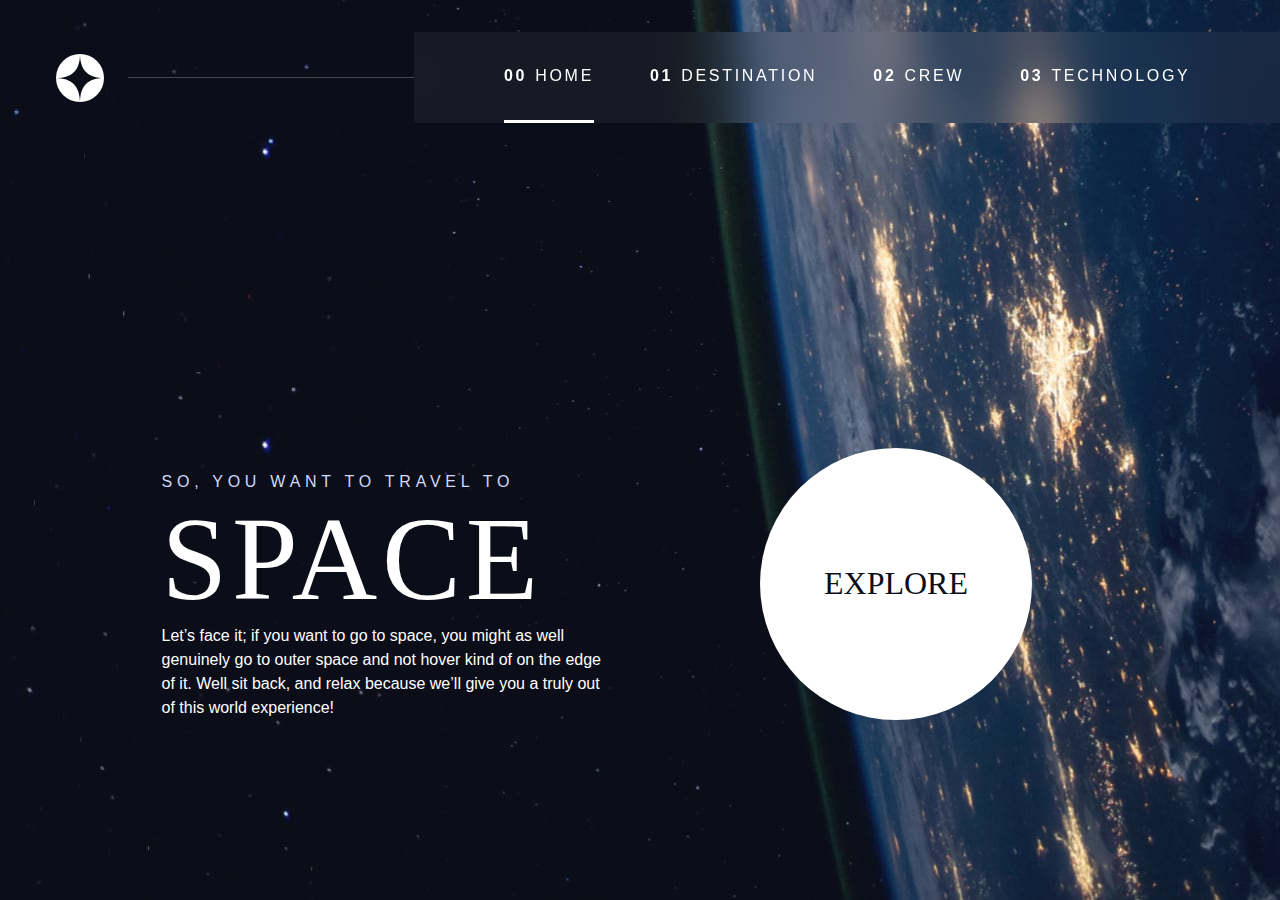
<file: index.html>
<!DOCTYPE html>
<html lang="en">
  <head>
    <meta charset="UTF-8" />
    <meta name="viewport" content="width=device-width, initial-scale=1.0" />
    <link rel="stylesheet" href="./index.css" />

    <link
      rel="icon"
      type="image/png"
      sizes="32x32"
      href="./assets/favicon-32x32.png"
    />
    <script src="navigation.js" defer></script>
    <script src="tabs.js" defer></script>

    <title>Frontend Mentor | Space tourism website</title>
  </head>
  <body class="home">
    <a class="skip-to-content" href="#main">Skip to content</a>
    <header class="primary-header flex">
      <div>
        <img
          src="./assets/shared/logo.svg"
          alt="space tourism logo"
          class="logo"
        />
      </div>
      <button class="mobile-nav-toggle" aria-controls="primary-navigation">
        <span class="sr-only" aria-expanded="false">Menu</span>
      </button>
      <nav>
        <ul
          id="primary-navigation"
          data-visible="false"
          class="primary-navigation underline-indicators flex"
        >
          <li class="active">
            <a
              class="ff-sans-cond uppercase text-white letter-spacing-2"
              href="index.html"
              ><span aria-hidden="true">00</span>Home</a
            >
          </li>
          <li>
            <a
              class="ff-sans-cond uppercase text-white letter-spacing-2"
              href="destination.html"
              ><span aria-hidden="true">01</span>Destination</a
            >
          </li>
          <li>
            <a
              class="ff-sans-cond uppercase text-white letter-spacing-2"
              href="crew.html"
              ><span aria-hidden="true">02</span>Crew</a
            >
          </li>
          <li>
            <a
              class="ff-sans-cond uppercase text-white letter-spacing-2"
              href="technology.html"
              ><span aria-hidden="true">03</span>Technology</a
            >
          </li>
        </ul>
      </nav>
    </header>

    <main id="main" class="grid-container grid-container--home">
      <div>
        <h1 class="text-accent fs-500 ff-sans-cond uppercase letter-spacing-1">
          So, you want to travel to
          <span class="d-block fs-900 ff-serif text-white">Space</span>
        </h1>
        <p>
          Let’s face it; if you want to go to space, you might as well genuinely
          go to outer space and not hover kind of on the edge of it. Well sit
          back, and relax because we’ll give you a truly out of this world
          experience!
        </p>
      </div>
      <div>
        <a
          href="destination.html"
          class="large-button uppercase ff-serif fs-600 text-dark bg-white"
          >Explore</a
        >
      </div>
    </main>
  </body>
</html>
</file>
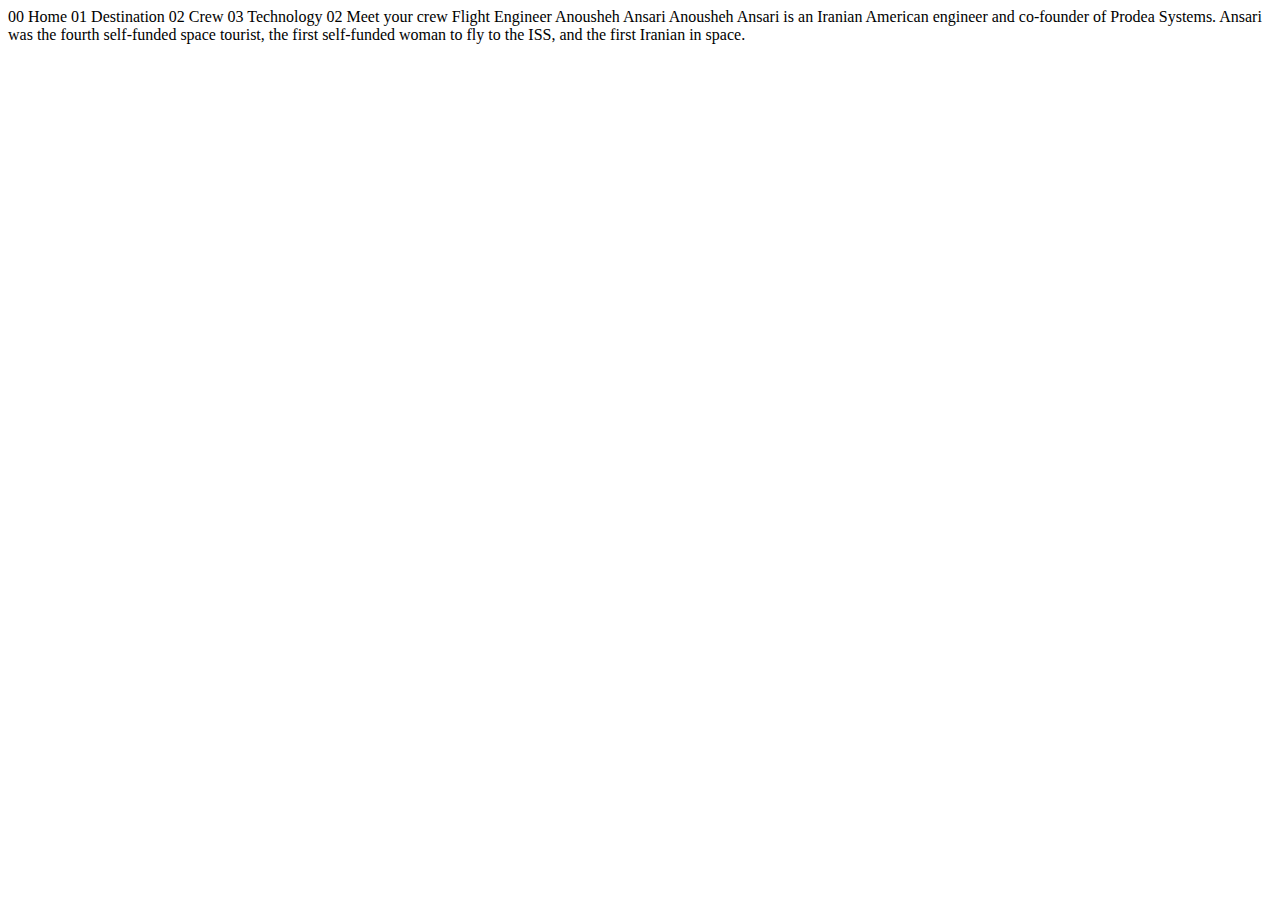
<file: crew-engineer.html>
<!DOCTYPE html>
<html lang="en">
<head>
  <meta charset="UTF-8">
  <meta name="viewport" content="width=device-width, initial-scale=1.0">

  <link rel="icon" type="image/png" sizes="32x32" href="./assets/favicon-32x32.png">
  
  <title>Frontend Mentor | Space tourism website</title>
</head>
<body>

  00 Home
  01 Destination
  02 Crew
  03 Technology

  02 Meet your crew

  Flight Engineer
  Anousheh Ansari

  Anousheh Ansari is an Iranian American engineer and co-founder of Prodea Systems. 
  Ansari was the fourth self-funded space tourist, the first self-funded woman to 
  fly to the ISS, and the first Iranian in space. 
</body>
</html>
</file>
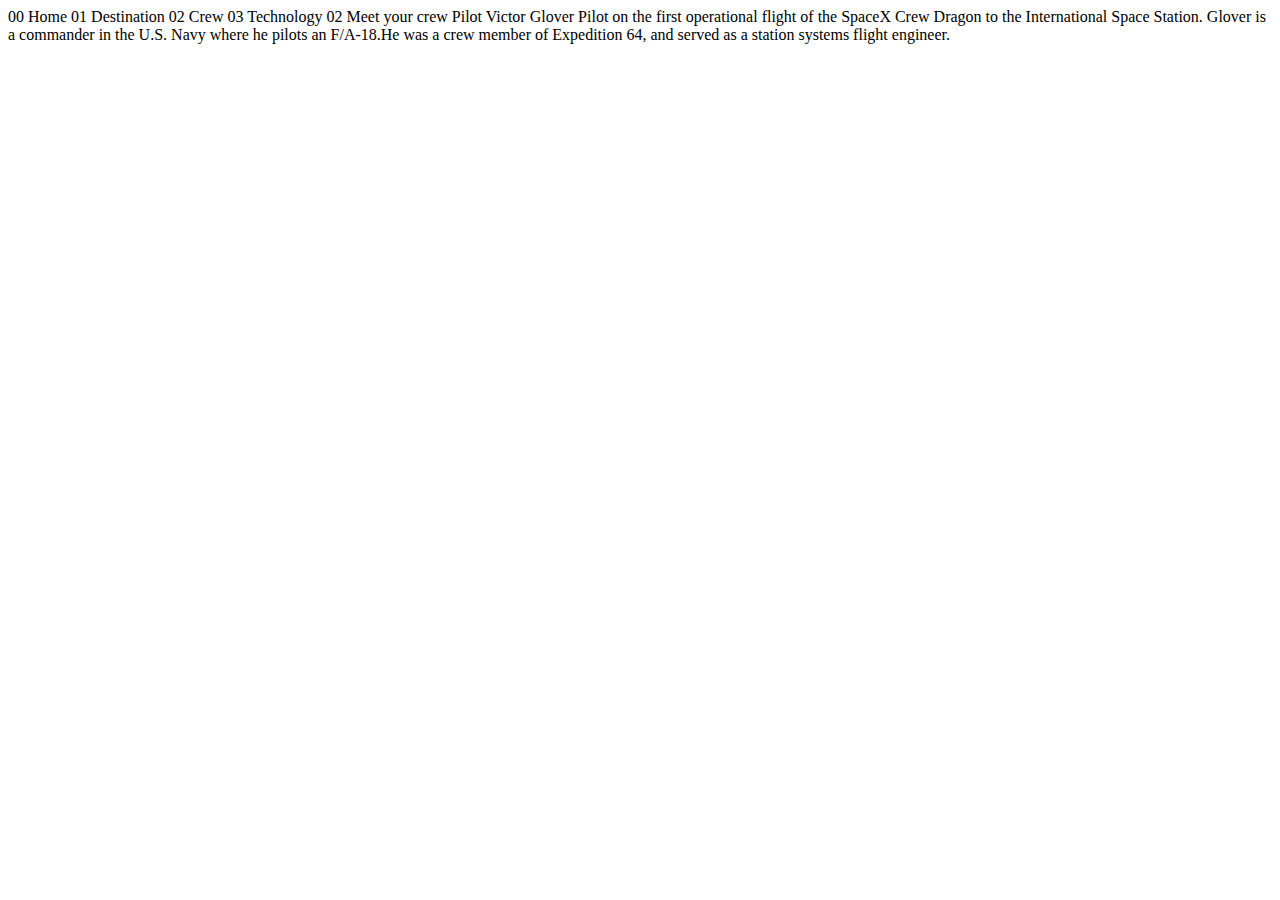
<file: crew-pilot.html>
<!DOCTYPE html>
<html lang="en">
<head>
  <meta charset="UTF-8">
  <meta name="viewport" content="width=device-width, initial-scale=1.0">

  <link rel="icon" type="image/png" sizes="32x32" href="./assets/favicon-32x32.png">
  
  <title>Frontend Mentor | Space tourism website</title>
</head>
<body>

  00 Home
  01 Destination
  02 Crew
  03 Technology

  02 Meet your crew

  Pilot
  Victor Glover

  Pilot on the first operational flight of the SpaceX Crew Dragon to the 
  International Space Station. Glover is a commander in the U.S. Navy where 
  he pilots an F/A-18.He was a crew member of Expedition 64, and served as a 
  station systems flight engineer. 
</body>
</html>
</file>
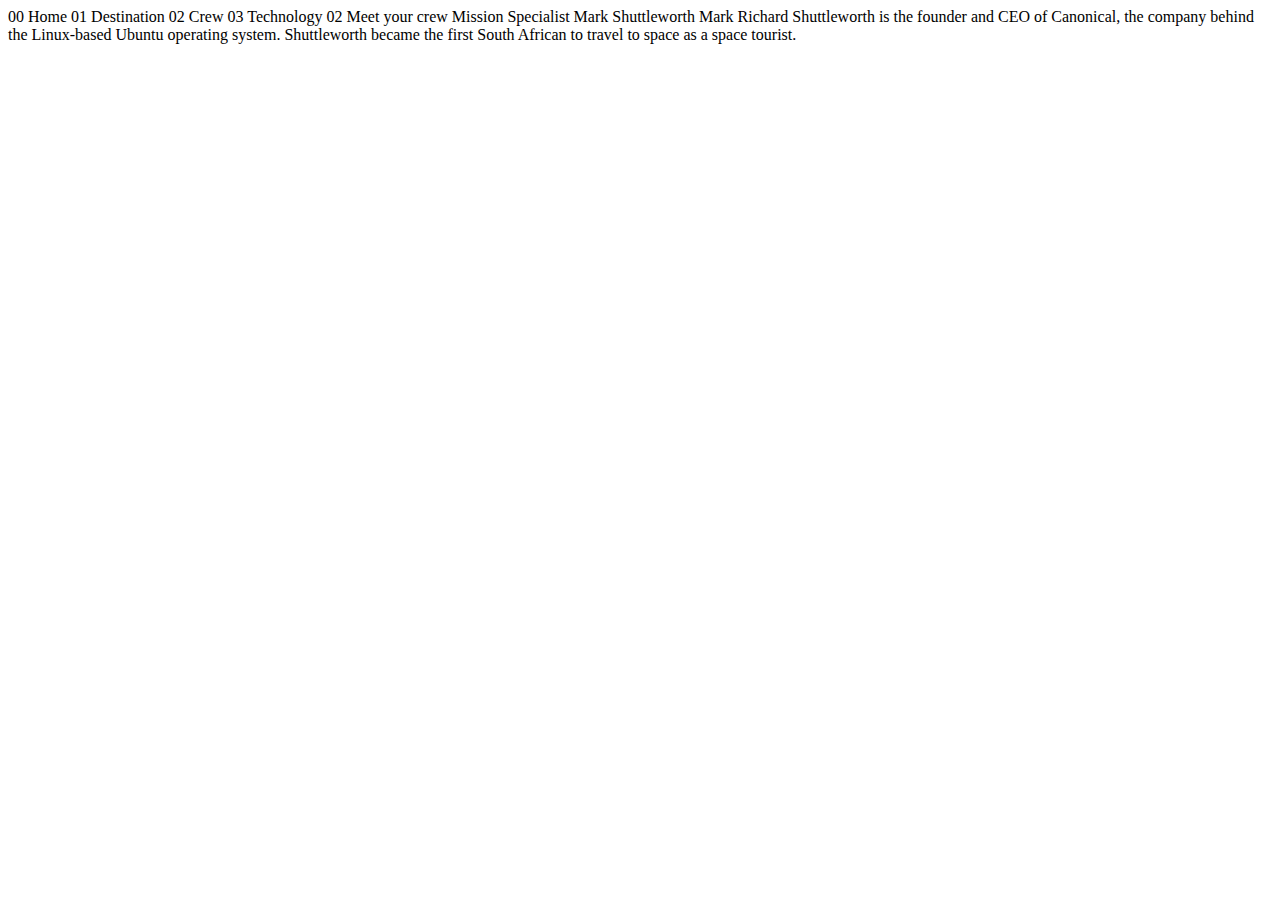
<file: crew-specialist.html>
<!DOCTYPE html>
<html lang="en">
<head>
  <meta charset="UTF-8">
  <meta name="viewport" content="width=device-width, initial-scale=1.0">

  <link rel="icon" type="image/png" sizes="32x32" href="./assets/favicon-32x32.png">
  
  <title>Frontend Mentor | Space tourism website</title>
</head>
<body>

  00 Home
  01 Destination
  02 Crew
  03 Technology

  02 Meet your crew

  Mission Specialist
  Mark Shuttleworth

  Mark Richard Shuttleworth is the founder and CEO of Canonical, the company behind 
  the Linux-based Ubuntu operating system. Shuttleworth became the first South 
  African to travel to space as a space tourist.
</body>
</html>
</file>
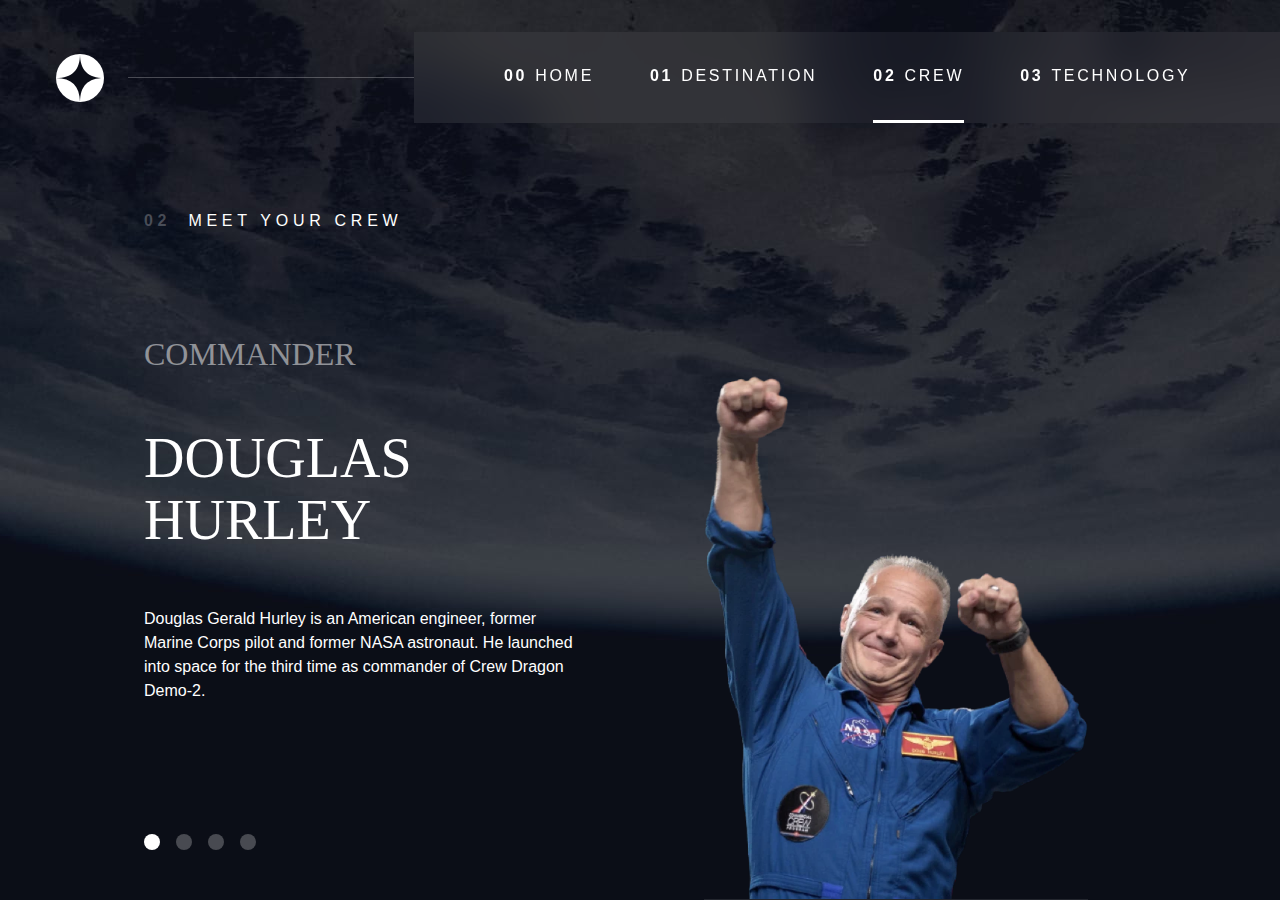
<file: crew.html>
<!DOCTYPE html>
<html lang="en">
  <head>
    <meta charset="UTF-8" />
    <meta name="viewport" content="width=device-width, initial-scale=1.0" />
    <link rel="stylesheet" href="./index.css" />

    <link
      rel="icon"
      type="image/png"
      sizes="32x32"
      href="./assets/favicon-32x32.png"
    />

    <script src="navigation.js" defer></script>
    <script src="tabs.js" defer></script>

    <title>Frontend Mentor | Space tourism website</title>
  </head>

  <body class="crew">
    <a class="skip-to-content" href="#main">Skip to content</a>
    <header class="primary-header flex">
      <div>
        <img
          src="./assets/shared/logo.svg"
          alt="space tourism logo"
          class="logo"
        />
      </div>
      <button class="mobile-nav-toggle" aria-controls="primary-navigation">
        <span class="sr-only" aria-expanded="false">Menu</span>
      </button>
      <nav>
        <ul
          id="primary-navigation"
          data-visible="false"
          class="primary-navigation underline-indicators flex"
        >
          <li>
            <a
              class="ff-sans-cond uppercase text-white letter-spacing-2"
              href="index.html"
              ><span aria-hidden="true">00</span>Home</a
            >
          </li>
          <li>
            <a
              class="ff-sans-cond uppercase text-white letter-spacing-2"
              href="destination.html"
              ><span aria-hidden="true">01</span>Destination</a
            >
          </li>
          <li class="active">
            <a
              class="ff-sans-cond uppercase text-white letter-spacing-2"
              href="crew.html"
              ><span aria-hidden="true">02</span>Crew</a
            >
          </li>
          <li>
            <a
              class="ff-sans-cond uppercase text-white letter-spacing-2"
              href="technology.html"
              ><span aria-hidden="true">03</span>Technology</a
            >
          </li>
        </ul>
      </nav>
    </header>

    <main id="main" class="grid-container grid-container--crew flow">
      <h1 class="numbered-title">
        <span aria-hidden="true">02</span> Meet your crew
      </h1>
      <div
        class="dot-indicators flex"
        role="tablist"
        aria-label="crew member list"
      >
        <button
          aria-selected="true"
          aria-controls="commander-tab"
          data-image="commander-image"
          role="tab"
          tabindex="0"
        >
          <span class="sr-only">The commander</span>
        </button>
        <button
          aria-selected="false"
          aria-controls="mission-tab"
          data-image="mission-image"
          role="tab"
          tabindex="-1"
        >
          <span class="sr-only">The mission specailist</span>
        </button>
        <button
          aria-selected="false"
          aria-controls="pilot-tab"
          data-image="pilot-image"
          role="tab"
          tabindex="-1"
        >
          <span class="sr-only">The pilot</span>
        </button>
        <button
          aria-selected="false"
          aria-controls="crew-tab"
          data-image="crew-image"
          role="tab"
          tabindex="-1"
        >
          <span class="sr-only">The crew engineer</span>
        </button>
      </div>

      <!-- commander -->

      <article
        class="crew-details flow"
        id="commander-tab"
        role="tabpanel"
        tabindex="0"
      >
        <h2 class="fs-600 ff-serif uppercase">Commander</h2>
        <br />
        <p class="fs-700 uppercase ff-serif">Douglas Hurley</p>
        <br />
        <p>
          Douglas Gerald Hurley is an American engineer, former Marine Corps
          pilot and former NASA astronaut. He launched into space for the third
          time as commander of Crew Dragon Demo-2.
        </p>
      </article>

      <!-- mission specialist-->

      <article
        hidden
        class="crew-details flow"
        id="mission-tab"
        role="tabpanel"
        tabindex="0"
      >
        <h2 class="fs-600 ff-serif uppercase">Mission Specialist</h2>
        <br />
        <p class="fs-700 uppercase ff-serif">Mark Shuttleworth</p>
        <br />
        <p>
          Mark Richard Shuttleworth is the founder and CEO of Canonical, the
          company behind the Linux-based Ubuntu operating system. Shuttleworth
          became the first South African to travel to space as a space tourist.
        </p>
      </article>

      <!-- pilot -->

      <article
        hidden
        class="crew-details flow"
        id="pilot-tab"
        role="tabpanel"
        tabindex="0"
      >
        <h2 class="fs-600 ff-serif uppercase">Pilot</h2>
        <br />
        <p class="fs-700 uppercase ff-serif">Victor Glover</p>
        <br />
        <p>
          Pilot on the first operational flight of the SpaceX Crew Dragon to the
          International Space Station. Glover is a commander in the U.S. Navy
          where he pilots an F/A-18.He was a crew member of Expedition 64, and
          served as a station systems flight engineer.
        </p>
      </article>

      <!-- engineer -->

      <article
        hidden
        class="crew-details flow"
        id="crew-tab"
        role="tabpanel"
        tabindex="0"
      >
        <h2 class="fs-600 ff-serif uppercase">Flight Engineer</h2>
        <br />
        <p class="fs-700 uppercase ff-serif">Anousheh Ansari</p>
        <br />
        <p>
          Anousheh Ansari is an Iranian American engineer and co-founder of
          Prodea Systems. Ansari was the fourth self-funded space tourist, the
          first self-funded woman to fly to the ISS, and the first Iranian in
          space.
        </p>
      </article>

      <!-- picture -->

      <picture id="commander-image">
        <source
          srcset="assets/crew/image-douglas-hurley.webp"
          type="image/webp"
        />
        <img src="assets/crew/image-douglas-hurley.png" alt="Douglas Hurley" />
      </picture>

      <picture hidden id="mission-image">
        <source
          srcset="assets/crew/image-mark-shuttleworth.webp"
          type="image/webp"
        />
        <img
          src="assets/crew/image-mark-shuttleworth.png"
          alt="Mark Shuttleworth"
        />
      </picture>

      <picture hidden id="pilot-image">
        <source
          srcset="assets/crew/image-victor-glover.webp"
          type="image/webp"
        />
        <img src="assets/crew/image-victor-glover.png" alt="Victor Glover" />
      </picture>

      <picture hidden id="crew-image">
        <source
          srcset="assets/crew/image-anousheh-ansari.webp"
          type="image/webp"
        />
        <img
          src="assets/crew/image-anousheh-ansari.png"
          alt="Anousheh Ansari"
        />
      </picture>
    </main>
  </body>
</html>
</file>
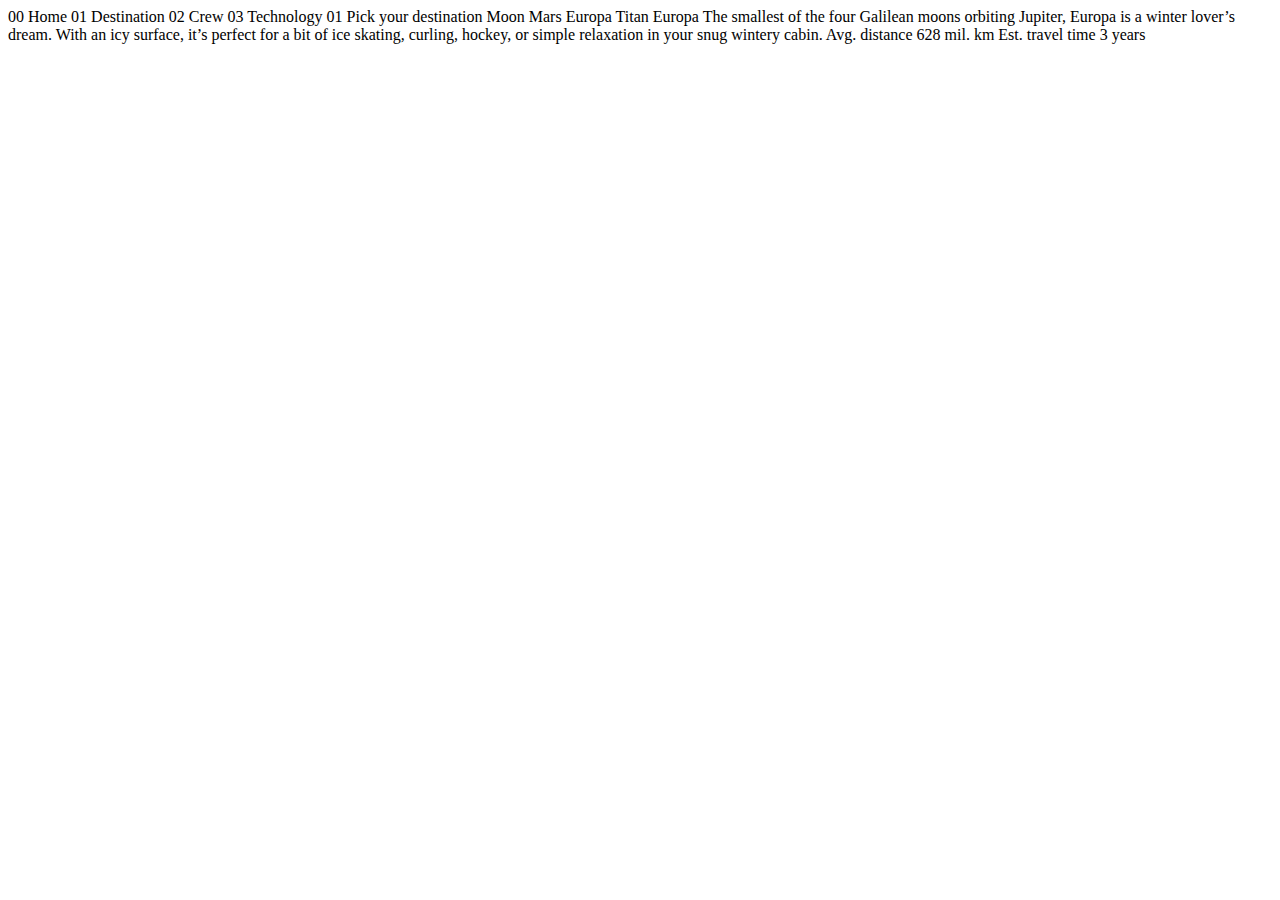
<file: destination-europa.html>
<!DOCTYPE html>
<html lang="en">
<head>
  <meta charset="UTF-8">
  <meta name="viewport" content="width=device-width, initial-scale=1.0">

  <link rel="icon" type="image/png" sizes="32x32" href="./assets/favicon-32x32.png">
  
  <title>Frontend Mentor | Space tourism website</title>
</head>
<body>

  00 Home
  01 Destination
  02 Crew
  03 Technology

  01 Pick your destination

  Moon
  Mars
  Europa
  Titan

  Europa

  The smallest of the four Galilean moons orbiting Jupiter, Europa is a 
  winter lover’s dream. With an icy surface, it’s perfect for a bit of 
  ice skating, curling, hockey, or simple relaxation in your snug 
  wintery cabin.

  Avg. distance
  628 mil. km

  Est. travel time
  3 years
</body>
</html>
</file>
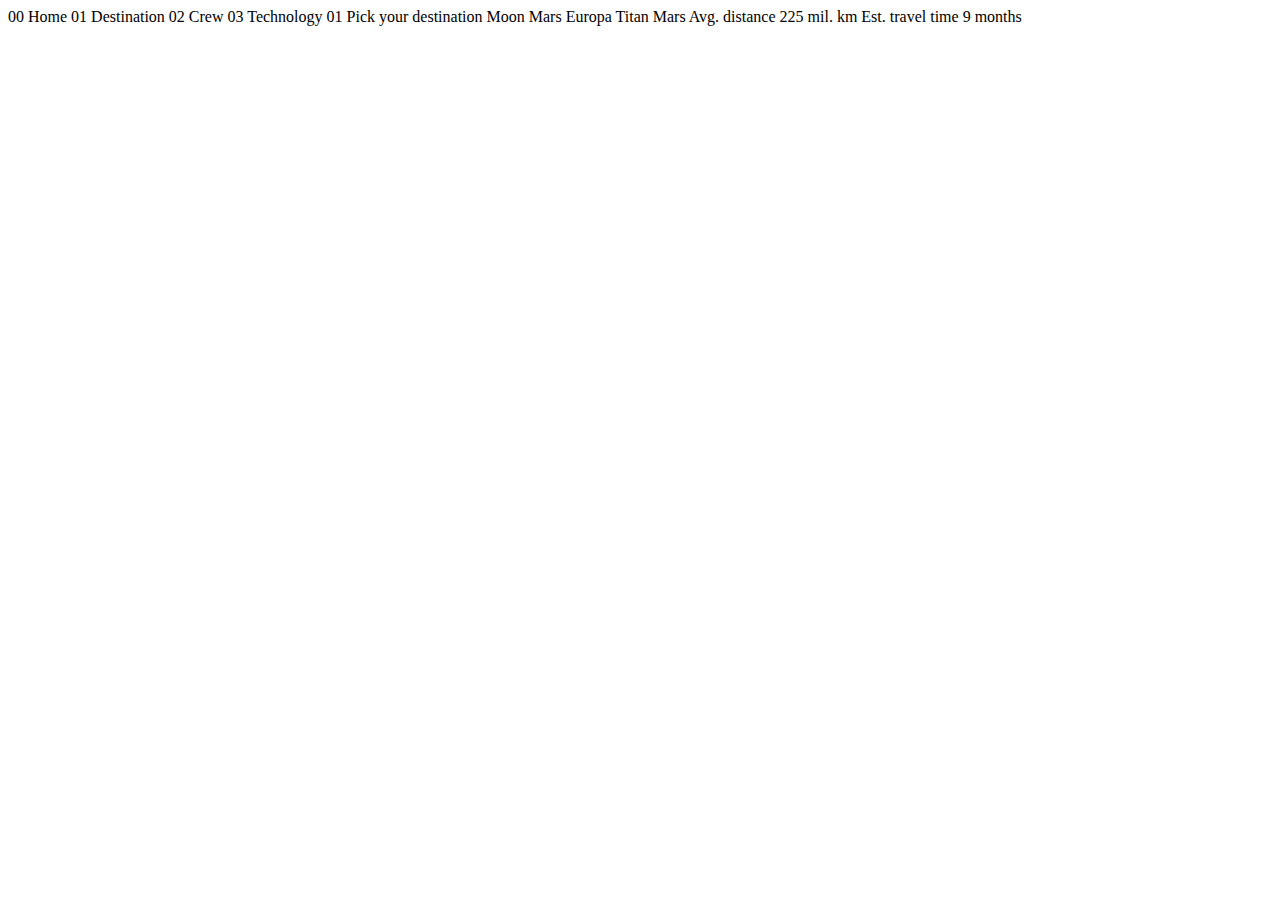
<file: destination-mars.html>
<!DOCTYPE html>
<html lang="en">
  <head>
    <meta charset="UTF-8" />
    <meta name="viewport" content="width=device-width, initial-scale=1.0" />

    <link
      rel="icon"
      type="image/png"
      sizes="32x32"
      href="./assets/favicon-32x32.png"
    />

    <title>Frontend Mentor | Space tourism website</title>
  </head>
  <body>
    00 Home 01 Destination 02 Crew 03 Technology 01 Pick your destination Moon
    Mars Europa Titan Mars Avg. distance 225 mil. km Est. travel time 9 months
  </body>
</html>
</file>
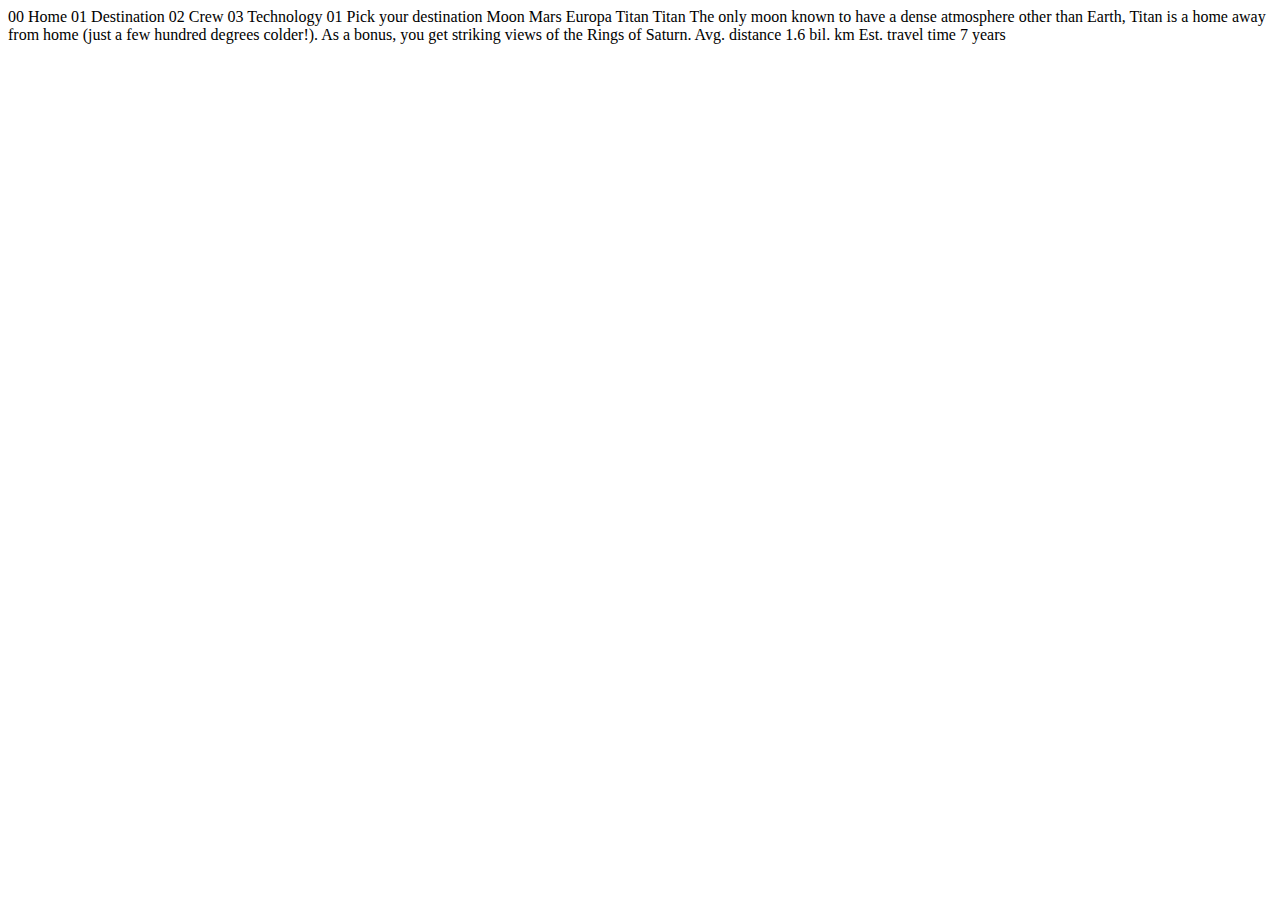
<file: destination-titan.html>
<!DOCTYPE html>
<html lang="en">
<head>
  <meta charset="UTF-8">
  <meta name="viewport" content="width=device-width, initial-scale=1.0">

  <link rel="icon" type="image/png" sizes="32x32" href="./assets/favicon-32x32.png">
  
  <title>Frontend Mentor | Space tourism website</title>
</head>
<body>

  00 Home
  01 Destination
  02 Crew
  03 Technology

  01 Pick your destination

  Moon
  Mars
  Europa
  Titan

  Titan

  The only moon known to have a dense atmosphere other than Earth, Titan 
  is a home away from home (just a few hundred degrees colder!). As a 
  bonus, you get striking views of the Rings of Saturn.

  Avg. distance
  1.6 bil. km

  Est. travel time
  7 years
</body>
</html>
</file>
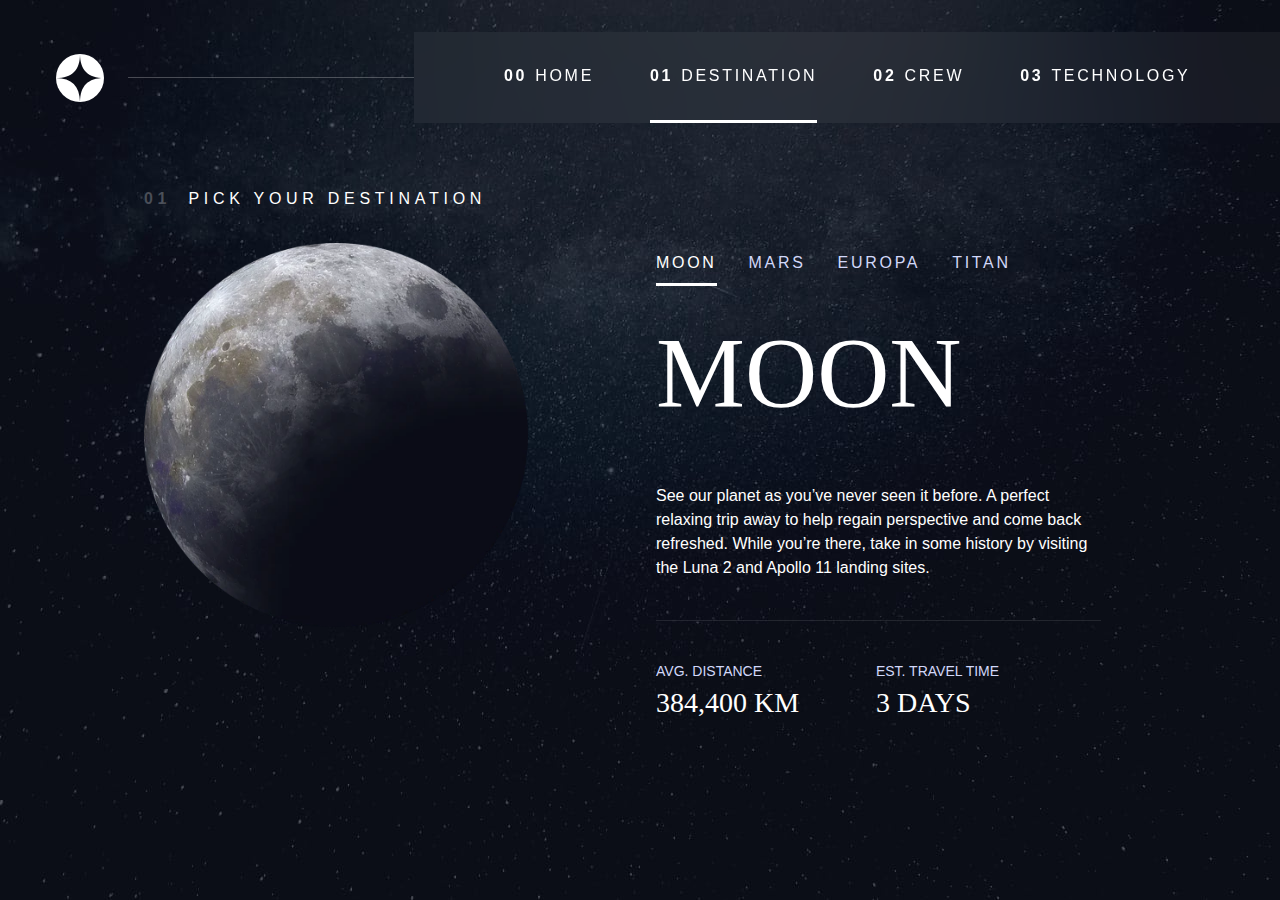
<file: destination.html>
<!DOCTYPE html>
<html lang="en">
  <head>
    <meta charset="UTF-8" />
    <meta name="viewport" content="width=device-width, initial-scale=1.0" />
    <link rel="stylesheet" href="./index.css" />

    <link
      rel="icon"
      type="image/png"
      sizes="32x32"
      href="./assets/favicon-32x32.png"
    />
    <script src="navigation.js" defer></script>
    <script src="tabs.js" defer ></script>

    <title>Frontend Mentor | Space tourism website</title>
  </head>
  <body class="destination">
    <a class="skip-to-content" href="#main">Skip to content</a>
    <header class="primary-header flex">
      <div>
        <img
          src="./assets/shared/logo.svg"
          alt="space tourism logo"
          class="logo"
        />
      </div>
      <button class="mobile-nav-toggle" aria-controls="primary-navigation">
        <span class="sr-only" aria-expanded="false">Menu</span>
      </button>
      <nav>
        <ul
          id="primary-navigation"
          data-visible="false"
          class="primary-navigation underline-indicators flex"
        >
          <li >
            <a
              class="ff-sans-cond uppercase text-white letter-spacing-2"
              href="index.html"
              ><span aria-hidden="true">00</span>Home</a
            >
          </li>
          <li class="active">
            <a
              class="ff-sans-cond uppercase text-white letter-spacing-2"
              href="destination.html"
              ><span aria-hidden="true">01</span>Destination</a
            >
          </li>
          <li>
            <a
              class="ff-sans-cond uppercase text-white letter-spacing-2"
              href="crew.html"
              ><span aria-hidden="true">02</span>Crew</a
            >
          </li>
          <li>
            <a
              class="ff-sans-cond uppercase text-white letter-spacing-2"
              href="technology.html"
              ><span aria-hidden="true">03</span>Technology</a
            >
          </li>
        </ul>
      </nav>
    </header>

   <main id="main" class="grid-container grid-container--destination flow">
    <h1 class="numbered-title"><span aria-hidden="true">01</span> Pick your destination</h1>

    <picture id="moon-image">
      <source srcset="assets/destination/image-moon.webp" type="image/webp">
      <img src="assets/destination/image-moon.png" alt="the moon">
    </picture>
    
    <picture hidden id="mars-image">
      <source srcset="assets/destination/image-mars.webp" type="image/webp">
      <img src="assets/destination/image-mars.png" alt="the planet mars">
    </picture>
    
    <picture hidden id="europa-image">
      <source srcset="assets/destination/image-europa.webp" type="image/webp">
      <img src="assets/destination/image-europa.png" alt="the planet europa">
    </picture>
    
    <picture hidden id="titan-image">
      <source srcset="assets/destination/image-titan.webp" type="image/webp">
      <img src="assets/destination/image-titan.png" alt="the moon titan">
    </picture>
    
<div class="tab-list underline-indicators flex" role="tablist" aria-label="destination list">
              <button
                aria-selected="true" role="tab" aria-controls="moon-tab"
                class="uppercase ff-sans-cond text-white  letter-spacing-2" tabindex="0" data-image="moon-image"
              >
                Moon
              </button>
              <button
                aria-selected="false" role="tab" aria-controls="mars-tab"
                class="uppercase ff-sans-cond text-accent  letter-spacing-2" tabindex="-1" data-image="mars-image"
              >
                Mars
              </button>
              <button
                aria-selected="false" role="tab" aria-controls="europa-tab"
                class="uppercase ff-sans-cond text-accent  letter-spacing-2" tabindex="-1" data-image="europa-image"
              >
                Europa
              </button>
              <button
                aria-selected="false" role="tab" aria-controls="titan-tab"
                class="uppercase ff-sans-cond text-accent  letter-spacing-2" tabindex="-1" data-image="titan-image"
              >
                Titan
              </button>

 </div>
<!-- The moon -->
 <article class="destination-info flow" id="moon-tab" tabindex="0" role="tabpanel"> 
   <h2 class="fs-800 uppercase ff-serif">Moon</h2> 
   <br/>
   <p>  See our planet as you’ve never seen it before. A
    perfect relaxing trip away to help regain perspective and come back
    refreshed. While you’re there, take in some history by visiting the Luna 2
    and Apollo 11 landing sites.</p>

    <div class=" destination-meta flex"> 
      <div>
     <h3 class="text-accent fs-200 uppercase">Avg. distance </h3>  
     <p class=" ff-serif uppercase">384,400 km </p>
    </div>

    <div> 
     <h3 class="text-accent fs-200 uppercase">Est. travel time  </h3> 
     <p class=" ff-serif uppercase">3 days</p> 
    </div>
  
   </div>
  </article>
  <!-- The Mars -->  
  <article hidden class="destination-info flow" id="mars-tab" tabindex="0" role="tabpanel"> 
   <h2 class="fs-800 uppercase ff-serif">Mars</h2> 
   <br/>
   <p>  Don’t forget to pack your hiking boots. You’ll need them to tackle Olympus Mons, 
  the tallest planetary mountain in our solar system. It’s two and a half times 
  the size of Everest!
 </p>

    <div class=" destination-meta flex"> 
      <div>
     <h3 class="text-accent fs-200 uppercase">Avg. distance </h3>  
     <p class=" ff-serif uppercase">225 mil. km </p>
    </div>

    <div> 
     <h3 class="text-accent fs-200 uppercase">Est. travel time  </h3> 
     <p class=" ff-serif uppercase">9 months</p> 
    </div>
  
   </div>
  </article>
   <!-- Europa --> 
  <article hidden class="destination-info flow" id="europa-tab" tabindex="0" role="tabpanel"> 
   <h2 class="fs-800 uppercase ff-serif">Europa</h2> 
   <br/>
   <p> The smallest of the four Galilean moons orbiting Jupiter, Europa is a 
  winter lover’s dream. With an icy surface, it’s perfect for a bit of 
  ice skating, curling, hockey, or simple relaxation in your snug 
  wintery cabin. </p>

    <div class=" destination-meta flex"> 
      <div>
     <h3 class="text-accent fs-200 uppercase">Avg. distance </h3>  
     <p class=" ff-serif uppercase">628 mil. km </p>
    </div>

    <div> 
     <h3 class="text-accent fs-200 uppercase">Est. travel time  </h3> 
     <p class=" ff-serif uppercase">3 yearss</p> 
    </div>
  
   </div>
  </article>
  <!-- Titan -->  
  <article hidden class="destination-info flow" id="titan-tab" tabindex="0" role="tabpanel"> 
   <h2 class="fs-800 uppercase ff-serif">Titan</h2> 
   <br/>
   <p>   The only moon known to have a dense atmosphere other than Earth, Titan 
  is a home away from home (just a few hundred degrees colder!). As a 
  bonus, you get striking views of the Rings of Saturn.
 </p>

    <div class=" destination-meta flex"> 
      <div>
     <h3 class="text-accent fs-200 uppercase">Avg. distance </h3>  
     <p class=" ff-serif uppercase">1.6 bil. km </p>
    </div>

    <div> 
     <h3 class="text-accent fs-200 uppercase">Est. travel time  </h3> 
     <p class=" ff-serif uppercase">7 years</p> 
    </div>
  
   </div>
  </article>
    
   
   </main> 

  <body>
    
  </body>
</html>
</file>
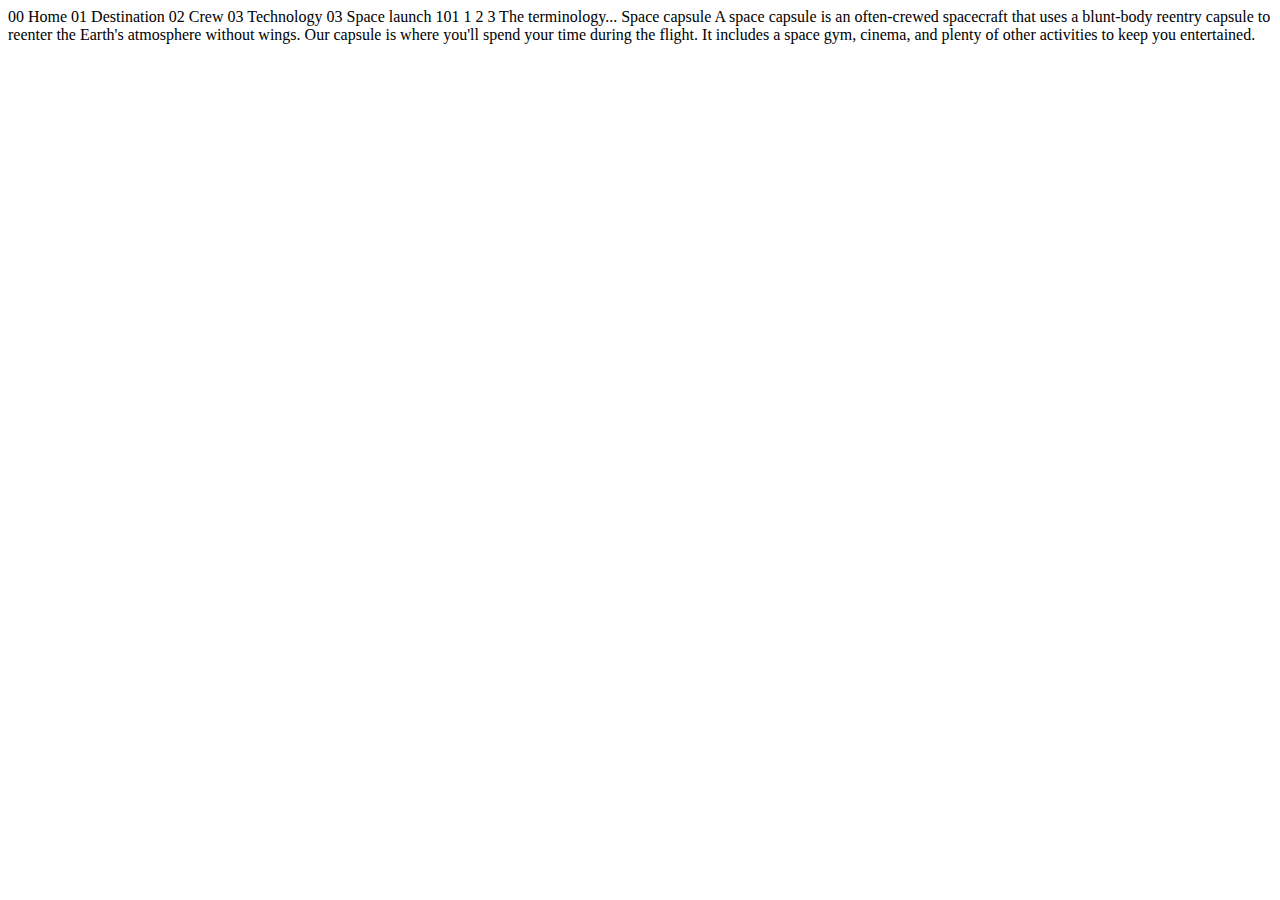
<file: technology-capsule.html>
<!DOCTYPE html>
<html lang="en">
<head>
  <meta charset="UTF-8">
  <meta name="viewport" content="width=device-width, initial-scale=1.0">

  <link rel="icon" type="image/png" sizes="32x32" href="./assets/favicon-32x32.png">
  
  <title>Frontend Mentor | Space tourism website</title>
</head>
<body>

  00 Home
  01 Destination
  02 Crew
  03 Technology

  03 Space launch 101

  1
  2
  3

  The terminology...
  Space capsule

  A space capsule is an often-crewed spacecraft that uses a blunt-body reentry 
  capsule to reenter the Earth's atmosphere without wings. Our capsule is where 
  you'll spend your time during the flight. It includes a space gym, cinema, 
  and plenty of other activities to keep you entertained.
</body>
</html>
</file>
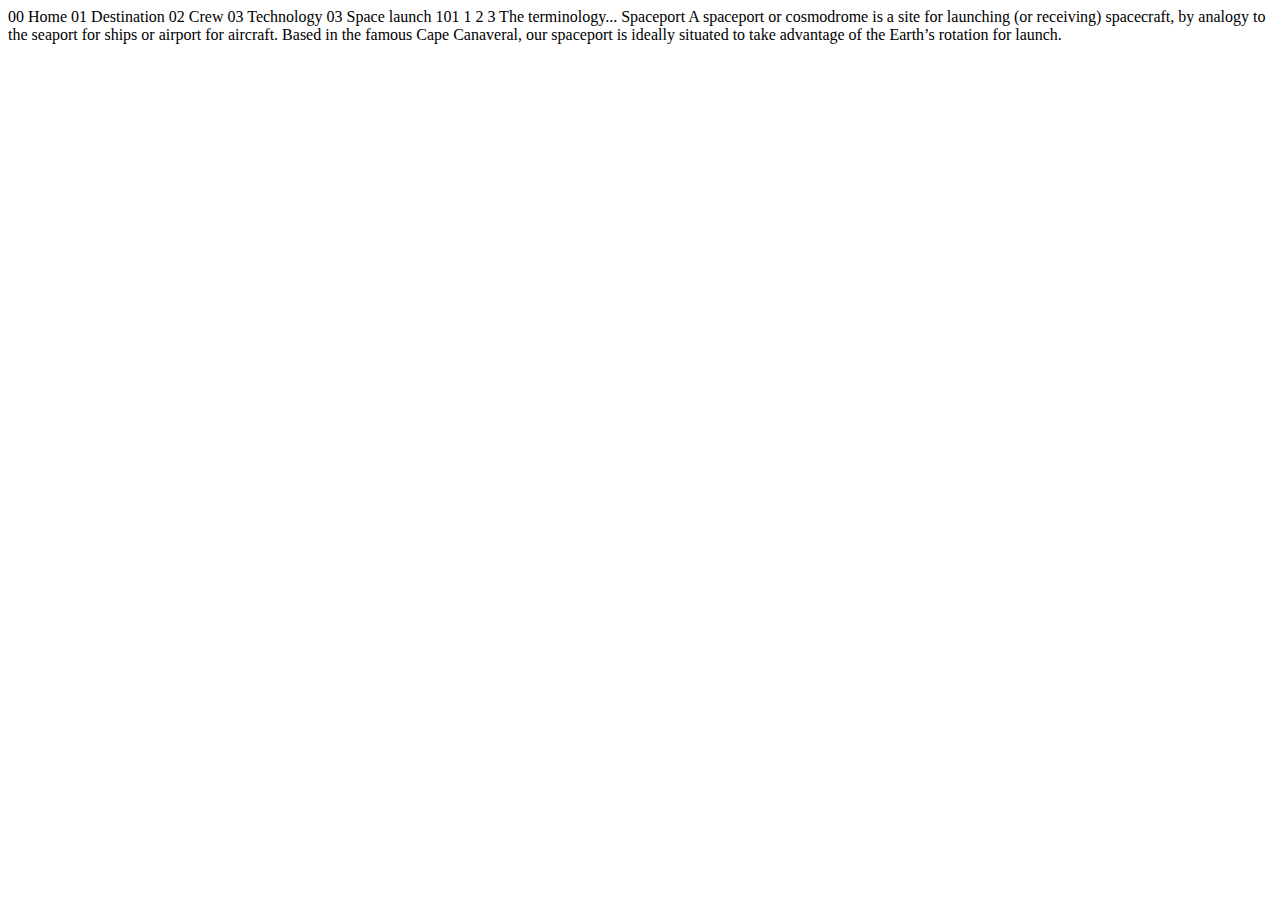
<file: technology-spaceport.html>
<!DOCTYPE html>
<html lang="en">
<head>
  <meta charset="UTF-8">
  <meta name="viewport" content="width=device-width, initial-scale=1.0">

  <link rel="icon" type="image/png" sizes="32x32" href="./assets/favicon-32x32.png">
  
  <title>Frontend Mentor | Space tourism website</title>
</head>
<body>

  00 Home
  01 Destination
  02 Crew
  03 Technology

  03 Space launch 101

  1
  2
  3

  The terminology...
  Spaceport

  A spaceport or cosmodrome is a site for launching (or receiving) spacecraft, 
  by analogy to the seaport for ships or airport for aircraft. Based in the 
  famous Cape Canaveral, our spaceport is ideally situated to take advantage 
  of the Earth’s rotation for launch.
</body>
</html>
</file>
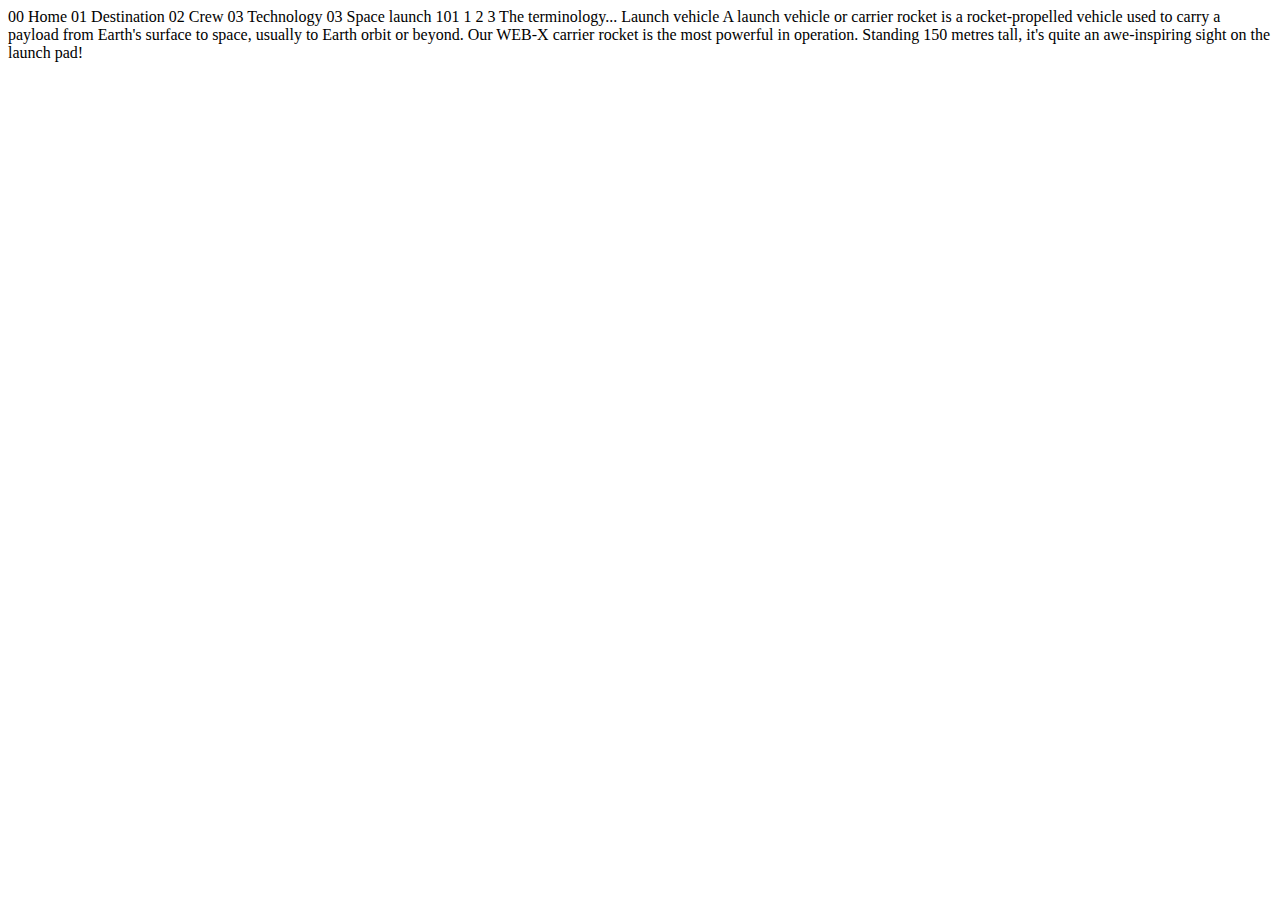
<file: technology-vehicle.html>
<!DOCTYPE html>
<html lang="en">
<head>
  <meta charset="UTF-8">
  <meta name="viewport" content="width=device-width, initial-scale=1.0">

  <link rel="icon" type="image/png" sizes="32x32" href="./assets/favicon-32x32.png">
  
  <title>Frontend Mentor | Space tourism website</title>
</head>
<body>

  00 Home
  01 Destination
  02 Crew
  03 Technology

  03 Space launch 101

  1
  2
  3

  The terminology...
  Launch vehicle

  A launch vehicle or carrier rocket is a rocket-propelled vehicle used to carry a 
  payload from Earth's surface to space, usually to Earth orbit or beyond. Our 
  WEB-X carrier rocket is the most powerful in operation. Standing 150 metres tall, 
  it's quite an awe-inspiring sight on the launch pad!
</body>
</html>
</file>
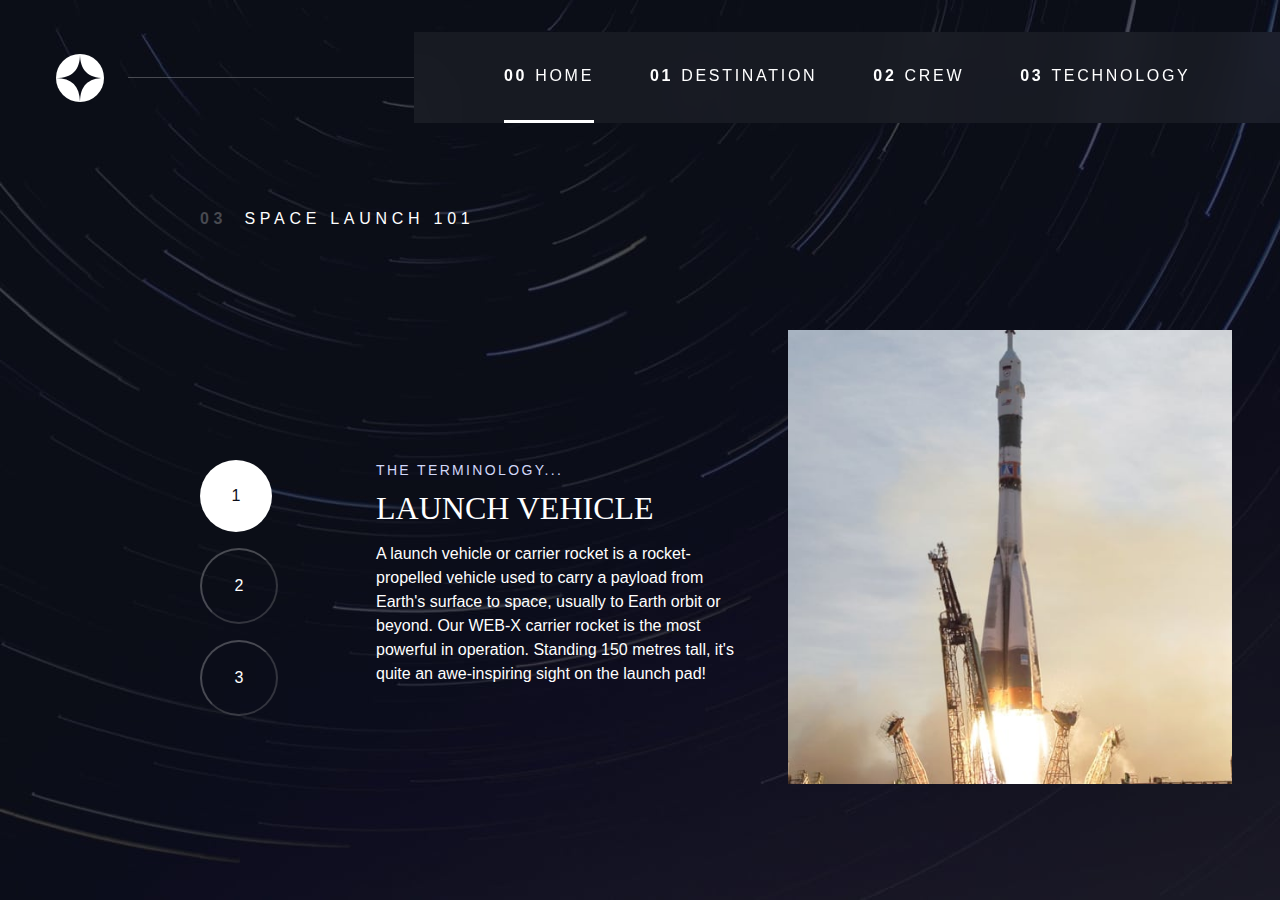
<file: technology.html>
<!DOCTYPE html>
<html lang="en">
  <head>
    <meta charset="UTF-8" />
    <meta name="viewport" content="width=device-width, initial-scale=1.0" />
    <link rel="stylesheet" href="./index.css" />

    <link
      rel="icon"
      type="image/png"
      sizes="32x32"
      href="./assets/favicon-32x32.png"
    />
    <script src="navigation.js" defer></script>
    <script src="tabs.js" defer></script>

    <title>Frontend Mentor | Space tourism website</title>
  </head>
  <body class="technology">
    <a class="skip-to-content" href="#main">Skip to content</a>
    <header class="primary-header flex">
      <div>
        <img
          src="./assets/shared/logo.svg"
          alt="space tourism logo"
          class="logo"
        />
      </div>
      <button class="mobile-nav-toggle" aria-controls="primary-navigation">
        <span class="sr-only" aria-expanded="false">Menu</span>
      </button>
      <nav>
        <ul
          id="primary-navigation"
          data-visible="false"
          class="primary-navigation underline-indicators flex"
        >
          <li class="active">
            <a
              class="ff-sans-cond uppercase text-white letter-spacing-2"
              href="index.html"
              ><span aria-hidden="true">00</span>Home</a
            >
          </li>
          <li>
            <a
              class="ff-sans-cond uppercase text-white letter-spacing-2"
              href="destination.html"
              ><span aria-hidden="true">01</span>Destination</a
            >
          </li>
          <li>
            <a
              class="ff-sans-cond uppercase text-white letter-spacing-2"
              href="crew.html"
              ><span aria-hidden="true">02</span>Crew</a
            >
          </li>
          <li>
            <a
              class="ff-sans-cond uppercase text-white letter-spacing-2"
              href="technology.html"
              ><span aria-hidden="true">03</span>Technology</a
            >
          </li>
        </ul>
      </nav>
    </header>

    <main
      id="main"
      class="grid-container grid-container--technology flow"
      tabindex="-1"
    >
      <h1 class="numbered-title">
        <span aria-hidden="true">03</span> Space launch 101
      </h1>
      <div
        class="number-indicators"
        role="tablist"
        aria-label="technology list"
      >
        <button
          class="flex"
          aria-selected="true"
          aria-controls="vehicle-tab"
          data-image="vehicle-image"
          role="tab"
          tabindex="0"
        >
          <span aria-hidden="true">1</span>
        </button>
        <button
          class="flex"
          aria-selected="false"
          aria-controls="spaceport-tab"
          data-image="spaceport-image"
          role="tab"
          tabindex="-1"
        >
          <span aria-hidden="true">2</span>
        </button>
        <button
          class="flex"
          aria-selected="false"
          aria-controls="capsule-tab"
          data-image="capsule-image"
          role="tab"
          tabindex="-1"
        >
          <span aria-hidden="true">3</span>
        </button>
      </div>

      <!-- article -->

      <article
        class="technology-details flow"
        id="vehicle-tab"
        role="tabpanel"
        tabindex="-1"
      >
        <h3 class="uppercase ff-sans-cond fs-200 text-accent letter-spacing-3">
          The terminology...
        </h3>
        <p class="fs-600 ff-serif uppercase">Launch vehicle</p>
        <p class="main-text-content">
          A launch vehicle or carrier rocket is a rocket-propelled vehicle used
          to carry a payload from Earth's surface to space, usually to Earth
          orbit or beyond. Our WEB-X carrier rocket is the most powerful in
          operation. Standing 150 metres tall, it's quite an awe-inspiring sight
          on the launch pad!
        </p>
      </article>

      <article
        hidden
        class="technology-details flow"
        id="spaceport-tab"
        role="tabpanel"
        tabindex="-1"
      >
        <h3 class="uppercase ff-sans-cond fs-200 text-accent letter-spacing-3">
          The terminology...
        </h3>
        <p class="fs-600 ff-serif uppercase">Spaceport</p>
        <p class="main-text-content">
          A spaceport or cosmodrome is a site for launching (or receiving)
          spacecraft, by analogy to the seaport for ships or airport for
          aircraft. Based in the famous Cape Canaveral, our spaceport is ideally
          situated to take advantage of the Earth’s rotation for launch.
        </p>
      </article>

      <article
        hidden
        class="technology-details flow"
        id="capsule-tab"
        role="tabpanel"
        tabindex="-1"
      >
        <h3 class="uppercase ff-sans-cond fs-200 text-accent letter-spacing-3">
          The terminology...
        </h3>
        <p class="fs-600 ff-serif uppercase">Space capsule</p>
        <p class="main-text-content">
          A space capsule is an often-crewed spacecraft that uses a blunt-body
          reentry capsule to reenter the Earth's atmosphere without wings. Our
          capsule is where you'll spend your time during the flight. It includes
          a space gym, cinema, and plenty of other activities to keep you
          entertained.
        </p>
      </article>

      <!-- picture -->

      <picture id="vehicle-image">
        <source
          srcset="assets/technology/image-launch-vehicle-portrait.jpg"
          type="image/webp"
        />
        <img
          src="assets/technology/image-launch-vehicle-landscape.jpg"
          alt="launch vehicle"
        />
      </picture>

      <picture hidden id="spaceport-image">
        <source
          srcset="assets/technology/image-spaceport-portrait.jpg"
          type="image/webp"
        />
        <img
          src="assets/technology/image-spaceport-landscape.jpg"
          alt="spaceport"
        />
      </picture>

      <picture hidden id="capsule-image">
        <source
          srcset="assets/technology/image-space-capsule-portrait.jpg"
          type="image/webp"
        />
        <img
          src="assets/technology/image-space-capsule-landscape.jpg"
          alt="space-capsule"
        />
      </picture>
    </main>
  </body>
</html>
</file>
<file: index.css>
/* Custom properties */

:root {
  /* colors */

  --clr-dark: 230 35% 7%;
  --clr-light: 231 77% 90%;
  --clr-white: 0 0% 100%;

  /* font-sizes*/

  --fs-900: clamp(5rem, 8vw + 1rem, 9.374rem);
  --fs-800: 3.5rem;
  --fs-700: 1.5rem;
  --fs-600: 1rem;
  --fs-500: 1rem;
  --fs-400: 0.9375rem;
  --fs-300: 1rem;
  --fs-200: 0.875rem;

  /* font-familles */

  --ff-serif: "Bellefair", serif;
  --ff-sans-cond: "Barlow Condensed", sans-serif;
  --ff-sans-normal: "Barlow", sans-serif;
}

@media (min-width: 35em) {
  :root {
    --fs-800: 5rem;
    --fs-700: 2.5rem;
    --fs-600: 1.5rem;
    --fs-500: 1.25rem;
    --fs-400: 1rem;
  }
}

@media (min-width: 45em) {
  :root {
    /* font-sizes*/

    --fs-800: 6.25rem;
    --fs-700: 3.5rem;
    --fs-600: 2rem;
    --fs-500:1.75rem
    --fs-400: 1.125rem;
  }
}

/* Box sizing*/

*,
*::before,
*::after {
  box-sizing: border-box;
}

/* Reset margins*/

body,
h1,
h2,
h3,
h4,
h5,
p,
figure,
picture {
  margin: 0;
}

h1,
h2,
h3,
h4,
h5,
h6,
p {
  font-weight: 400;
}

/* set up the body*/

body {
  font-family: var(--ff-sans-normal);
  font-size: var(--fs-400);
  color: hsl(var(--clr-white));
  background-color: hsl(var(--clr-dark));
  line-height: 1.5;
  min-height: 100vh;

  display: grid;
  grid-template-rows: min-content 1fr;
  overflow-x: hidden;
}

/* make imges easier to work with*/

img,
picture {
  max-width: 100%;
  display: block;
}



/* make for elemenets easier to eork with*/

input,
button,
textarea,
select {
  font: inherit;
}

[hidden] {
  display: none !important;
}

/* remove animation for people who have turned them off*/

@media (prefers-reduced-motion: reduce) {
  *,
  *::before,
  *::after {
    animation-duration: 0.01ms !important;
    animation-iteration-count: 1 !important;
    transition-duration: 0.01ms !important;
    scroll-behavior: auto !important;
  }
}

/* Utility classes */

.flex {
  display: flex;
  gap: var(--gap, 1rem);
}

.d-block {
  display: block;
}

.grid {
  display: grid;
  gap: var(--gap, 1rem);
}

.flow > *:where(:not(:first-child)) {
  margin-top: var(--flow-space, 1rem);
}

.flow--space-small {
  margin-top: var(--flow-space, 1rem);
}

.container {
  padding-inline: 2em;
  margin-inline: auto;
  max-width: 80rem;
}

.sr-only {
  position: absolute;
  width: 1px;
  height: 1px;
  padding: 0;
  margin: -1px;
  overflow: hidden;
  clip: rect(0, 0, 0, 0);
  white-space: nowrap; /* added line */
  border: 0;
}

.skip-to-content {
  position: absolute;
  z-index: 9999;
  background: hsl(var(--clr-white));
  color: hsl(var(--clr-dark));
  padding: 0.5em 1em;
  margin-inline: auto;
  transform: translateY(-100%);
  transition: transform 250ms ease-in;
}

.skip-to-content:focus {
  transform: translateY(0);
}

/* colors */

.bg-dark {
  background-color: hsl(var(--clr-dark));
}
.bg-accent {
  background-color: hsl(var(--clr-light));
}
.bg-white {
  background-color: hsl(var(--clr-white));
}

.text-dark {
  color: hsl(var(--clr-dark));
}
.text-accent {
  color: hsl(var(--clr-light));
}
.text-white {
  color: hsl(var(--clr-white));
}

.bg-lighter {
  background-color: hsl(var(--clr-light) / 0.2);
}

/* typography */

.ff-serif {
  font-family: var(--ff-serif);
}
.ff-sans-cond {
  font-size: var(--ff-sans-cond);
}
.ff-sans-normal {
  font-family: var(--ff-sans-normal);
}

.letter-spacing-1 {
  letter-spacing: 4.75px;
}
.letter-spacing-2 {
  letter-spacing: 2.7px;
}
.letter-spacing-3 {
  letter-spacing: 2.35px;
}

.uppercase {
  text-transform: uppercase;
}

.fs-900 {
  font-size: var(--fs-900);
}
.fs-800 {
  font-size: var(--fs-800);
}
.fs-700 {
  font-size: var(--fs-700);
}
.fs-600 {
  font-size: var(--fs-600);
}
.fs-500 {
  font-size: var(--fs-500);
}
.fs-400 {
  font-size: var(--fs-400);
}
.fs-300 {
  font-size: var(--fs-300);
}
.fs-200 {
  font-size: var(--fs-200);
}

.fs-900,
.fs-800,
.fs-700,
.fs-600 {
  line-height: 1.1;
}

.numbered-title {
  font-family: var(--ff-sans-cond);
  font-size: var(--fs-500);
  text-transform: uppercase;
  letter-spacing: 4.72px;
}

.numbered-title span {
  margin-right: 0.5em;
  font-weight: 700;
  color: hsl(var(--clr-white) / 0.25);
}

/* Componenets */

.large-button {
  font-size: 2rem;
  position: relative;
  display: inline-grid;
  z-index: 1;
  place-items: center;
  padding: 0 2em;
  border-radius: 50%;
  aspect-ratio: 1;
  text-decoration: none;
}

.large-button::after {
  content: "";
  position: absolute;
  z-index: -1;
  width: 100%;
  height: 100%;
  background: hsl(var(--clr-white) / 0.15);
  border-radius: 50%;
  opacity: 0;
  transition: opacity 500ms linear, transform 750ms ease-in-out;
}

.large-button:hover::after,
.large-button:focus::after {
  opacity: 1;
  transform: scale(1.5);
}

/* primary-header */

.logo {
  margin: 1.5rem clamp(1.5rem, 5vw, 3.5rem);
}

.primary-header {
  justify-content: space-between;
  align-items: center;
}

.primary-navigation {
  --gap: clamp(1.5rem, 5vw, 3.5rem);
  --underline-gap: 2rem;
  list-style: none;
  padding: 0;
  margin: 0;
  background-color: hsl(var(--clr-white) / 0.05);
  backdrop-filter: blur(1.5rem);
}

.primary-navigation a {
  text-decoration: none;
}

.primary-navigation a > span {
  margin-right: 0.5em;
  font-weight: 700;
}

.mobile-nav-toggle {
  display: none;
}

@media (max-width: 35rem) {
  .primary-navigation {
    --underline-gap: 0.5rem;
    position: fixed;
    z-index: 1000;
    inset: 0 0 0 30%;
    list-style: none;
    padding: min(20rem, 15vh) 2rem;
    margin: 0;
    flex-direction: column;
    transform: translateX(100%);
    transition: transform 500ms ease-in-out;
  }

  .primary-navigation[data-visible="true"] {
    transform: translateX(0);
  }

  .primary-navigation.underline-indicators > .active {
    border: 0;
  }

  .mobile-nav-toggle {
    display: block;
    position: absolute;
    z-index: 2000;
    right: 1rem;
    top: 2rem;
    background: transparent;
    background-image: url(./assets/shared/icon-hamburger.svg);
    background-repeat: no-repeat;
    background-position: center;
    width: 1.5rem;
    aspect-ratio: 1;
    border: 0;
  }

  .mobile-nav-toggle[aria-expanded="true"] {
    background-image: url(./assets/shared/icon-close.svg);
  }

  .mobile-nav-toggle:focus-visible {
    outline: 5px solid whitesmoke;
    outline-offset: 5px;
  }
}

@media (min-width: 35em) {
  .primary-navigation {
    padding-inline: clamp(3rem, 7vw, 7rem);
  }
}

@media (min-width: 35em) and (max-width: 44em) {
  .primary-navigation a > span {
    display: none;
  }
}

@media (min-width: 45em) {
  .primary-header::after {
    content: "";
    display: block;
    position: relative;
    height: 1px;
    width: 100%;
    margin-right: -2.5rem;
    background: hsl(var(--clr-white) / 0.25);
    order: 1;
  }

  nav {
    order: 2;
  }

  .primary-navigation {
    margin-block: 2rem;
  }
}

.underline-indicators > * {
  cursor: pointer;
  padding: var(--underline-gap, .5rem) 0;
  border: 0;
  border-bottom: 0.2rem solid hsl(var(--clr-white) / 0);
  background-color: transparent;
}

.underline-indicators > *:hover,
.underline-indicators > *:focus {
  border-color: hsl(var(--clr-white) / 0.5);
}

.underline-indicators > .active,
.underline-indicators > [aria-selected="true"] {
  color: hsl(var(--clr-white) / 1);
  border-color: hsl(var(--clr-white) / 1);
}

.tab-list {
  --gap: 2rem;
}

.dot-indicators > * {
  cursor: pointer;
  border: 0;
  border-radius: 50%;
  aspect-ratio: 1;
  padding: 0.5em;
  background-color: hsl(var(--clr-white) / 0.25); 
}

.dot-indicators > *:hover,
.dot-indicators > *:focus {
  background-color: hsl(var(--clr-white) / 0.5);
}

.dot-indicators > [aria-selected="true"] {
  background-color: hsl(var(--clr-white) / 1);
}

.number-indicators {
  width: 2.5rem;
  aspect-ratio: 1;
}

.number-indicators > button {
  align-items: center;
  justify-content: center;
}

.number-indicators > * {
  background: transparent;
  color: hsla(var(--clr-white) / 1);
  display: block;
  margin-top: 1em;
  cursor: pointer;
  border-radius: 50%;
  aspect-ratio: 1.5;
  padding: 1.5em;
  border-color: hsl(var(--clr-white) / 0.25); 
}

.number-indicators > *:hover,
.number-indicators > *:focus {
  background-color: hsl(var(--clr-white) / 0.5);
}


.number-indicators > .active,
.number-indicators > [aria-selected="true"] {
  border: 0;
  background-color: hsla(var(--clr-white) / 1);
  color: hsl(var(--clr-dark))
}

/* Page specific background */

body {
  background-size: cover;
  background-position: bottom center;
}

.home {
  background-image: url(./assets/home/background-home-mobile.jpg);
}

@media (min-width: 35rem) {
  .home {
    background-position: center center;
    background-image: url(./assets/home/background-home-tablet.jpg);
  }
}

@media (min-width: 45rem) {
  .home {
    background-image: url(./assets/home/background-home-desktop.jpg);
  }
}

/* destination */

.destination {
  background-image: url(./assets/destination/background-destination-mobile.jpg);
}

@media (min-width: 35rem) {
  .destination {
    background-position: center center;
    background-image: url(./assets/destination/background-destination-tablet.jpg);
  }
}

@media (min-width: 45rem) {
  .destination {
    background-image: url(./assets/destination/background-destination-desktop.jpg);
  }
}

/* crew */

.crew {
  background-image: url(./assets/crew/background-crew-mobile.jpg);
}

@media (min-width: 35rem) {
  .crew {
    background-position: center center;
    background-image: url(./assets/crew/background-crew-tablet.jpg);
  }
}

@media (min-width: 45rem) {
  .crew {
    background-image: url(./assets/crew/background-crew-desktop.jpg);
  }
}

/* technology */

.technology {
  background-image: url(./assets/technology/background-technology-mobile.jpg);
}

@media (min-width: 35rem) {
  .technology {
    background-position: center center;
    background-image: url(./assets/technology/background-technology-tablet.jpg);
  }
}

@media (min-width: 45rem) {
  .technology {
    background-image: url(./assets/technology/background-technology-desktop.jpg);
  }
}


/* Lay out */

.grid-container {
  text-align: center;
  display: grid;
  place-items: center;
  padding-inline: 1rem;
  padding-bottom: 4rem;
}

.grid-container p:not([class]) {
  max-width: 50ch;
}

.numbered-title {
  grid-area: title;
}

/* destination layout */

.grid-container--destination {
  --flow-space: 2rem;
  grid-template-areas:
    "title"
    "image"
    "tabs"
    "content";
}

.grid-container--destination > picture {
  grid-area: image;
  max-width: 60%;
  align-self: start;
}

.grid-container--destination > .tab-list {
  grid-area: tabs;
}

.grid-container--destination > .destination-info {
  grid-area: content;
}

.destination-meta {
  flex-direction: column;
  border-top: 1px solid hsl(var(--clr-white) / .1);
  padding-top: 2.5rem;
  margin-top: 2.5rem;
}

.destination-meta p {
  font-size: 1.75rem;
}

/* crew layout */

.grid-container--crew {
  --flow-space: 2rem;
  grid-template-areas:
    "title"
    "image"
    "tabs"
    "content";
    
}

.grid-container--crew > picture {
  grid-area: image;
  max-width: 60%;
  border-bottom: 1px solid hsl( var(--clr-white) / .1);
}

.grid-container--crew > .dot-indicators {
  grid-area: tabs;
}

.grid-container--crew > .crew-details {
  grid-area: content;
}

.crew-details h2 {
  color: hsl(var(--clr-white) / 0.5);
}

/* technology layout */

.grid-container--technology {
  --flow-space: 2rem;
  grid-template-areas:
    "title"
    "image"
    "tabs"
    "content";
}

.grid-container--technology > .number-indicators{
  grid-area: tabs;
  justify-content: center;
}

.grid-container--technology > .technology-details{
  grid-area: content;

}

.technology-details p {
  --flow-space: 0.6rem;
}

.technology-details p.main-text-content {
  --flow-space: 1rem;
}

.grid-container--technology > picture {
  grid-area: image;
  max-width: 100%;
  margin-block: 2rem;
}


@media (min-width: 35em) {
  .numbered-title{
    justify-self: start;
    margin-top: 2rem;
  }

.destination-meta {
  flex-direction: row;
  justify-content: space-evenly;
 
}

.grid-container--crew{
  padding-bottom: 0;
  grid-template-areas: 
    "title"
    "content"
    "tabs"
    "image";
  
  
}

.grid-container--technology > picture,
.grid-container--technology > .technology-details{
  margin-block-start: 0;
}

.grid-container--technology > .numbered-title {
  margin-block-start: 2rem;
  margin-block-end: 3.75rem;
}

.number-indicators{
  width: 3.5rem;
  margin-block-start: 3.5rem;
  margin-block-end: 2.7rem;
}

}

@media (min-width: 45em) {
  .grid-container {
    text-align: left;
    column-gap: var(--container-gap, 2em);
    grid-template-columns: minmax(1em, 1fr) repeat(2, minmax(0, 30em)) minmax(
        1em,
        1fr
      );
  }

  .grid-container--home > *:first-child {
    grid-column: 2;
  }

  .grid-container--home > *:last-child {
    grid-column: 3;
  }

  .grid-container--home {
    padding-bottom: max(6rem, 20vh);
    align-items: end;
  }

  .grid-container--destination{
    justify-items: start;
    align-content: start;
    grid-template-areas:
    ". title title ."
    ". image tabs ."
    ". image content .";
  }

  .grid-container--destination > picture,
  .grid-container--crew > picture {
    max-width: 80%;

  }

  .destination-meta{
    --gap: min(6vw, 6rem);
    justify-content: start;
  }

  .grid-container--crew{
    grid-template-areas: 
    ". title title ."
    ". content image ."
    ". tabs image .";
    
  }

  .grid-container--crew > .dot-indicators{
    justify-self: start;
  }

  .grid-container--crew > picture{
    
    align-self: end;
  }
  
  .grid-container--technology{
    grid-template-columns: minmax(0, 9.5rem) minmax(0, 5rem) minmax(0, 70rem) minmax(0, 30rem);
    grid-template-areas:
    ". title title title ."
    ". tabs content image .";
    align-items: center;
  }

  .grid-container--technology > h1.numbered-title {
    padding-inline: 0;
  }

  .grid-container--technology > .technology-details {
    margin-inline-start: min(4rem, 10vw);
    justify-self: start;
  }

  .grid-container--technology > picture {
    justify-self: end;
  }

  .number-indicators{
    width: 5rem;
    flex-direction: column;
  }
  
}
</file>
